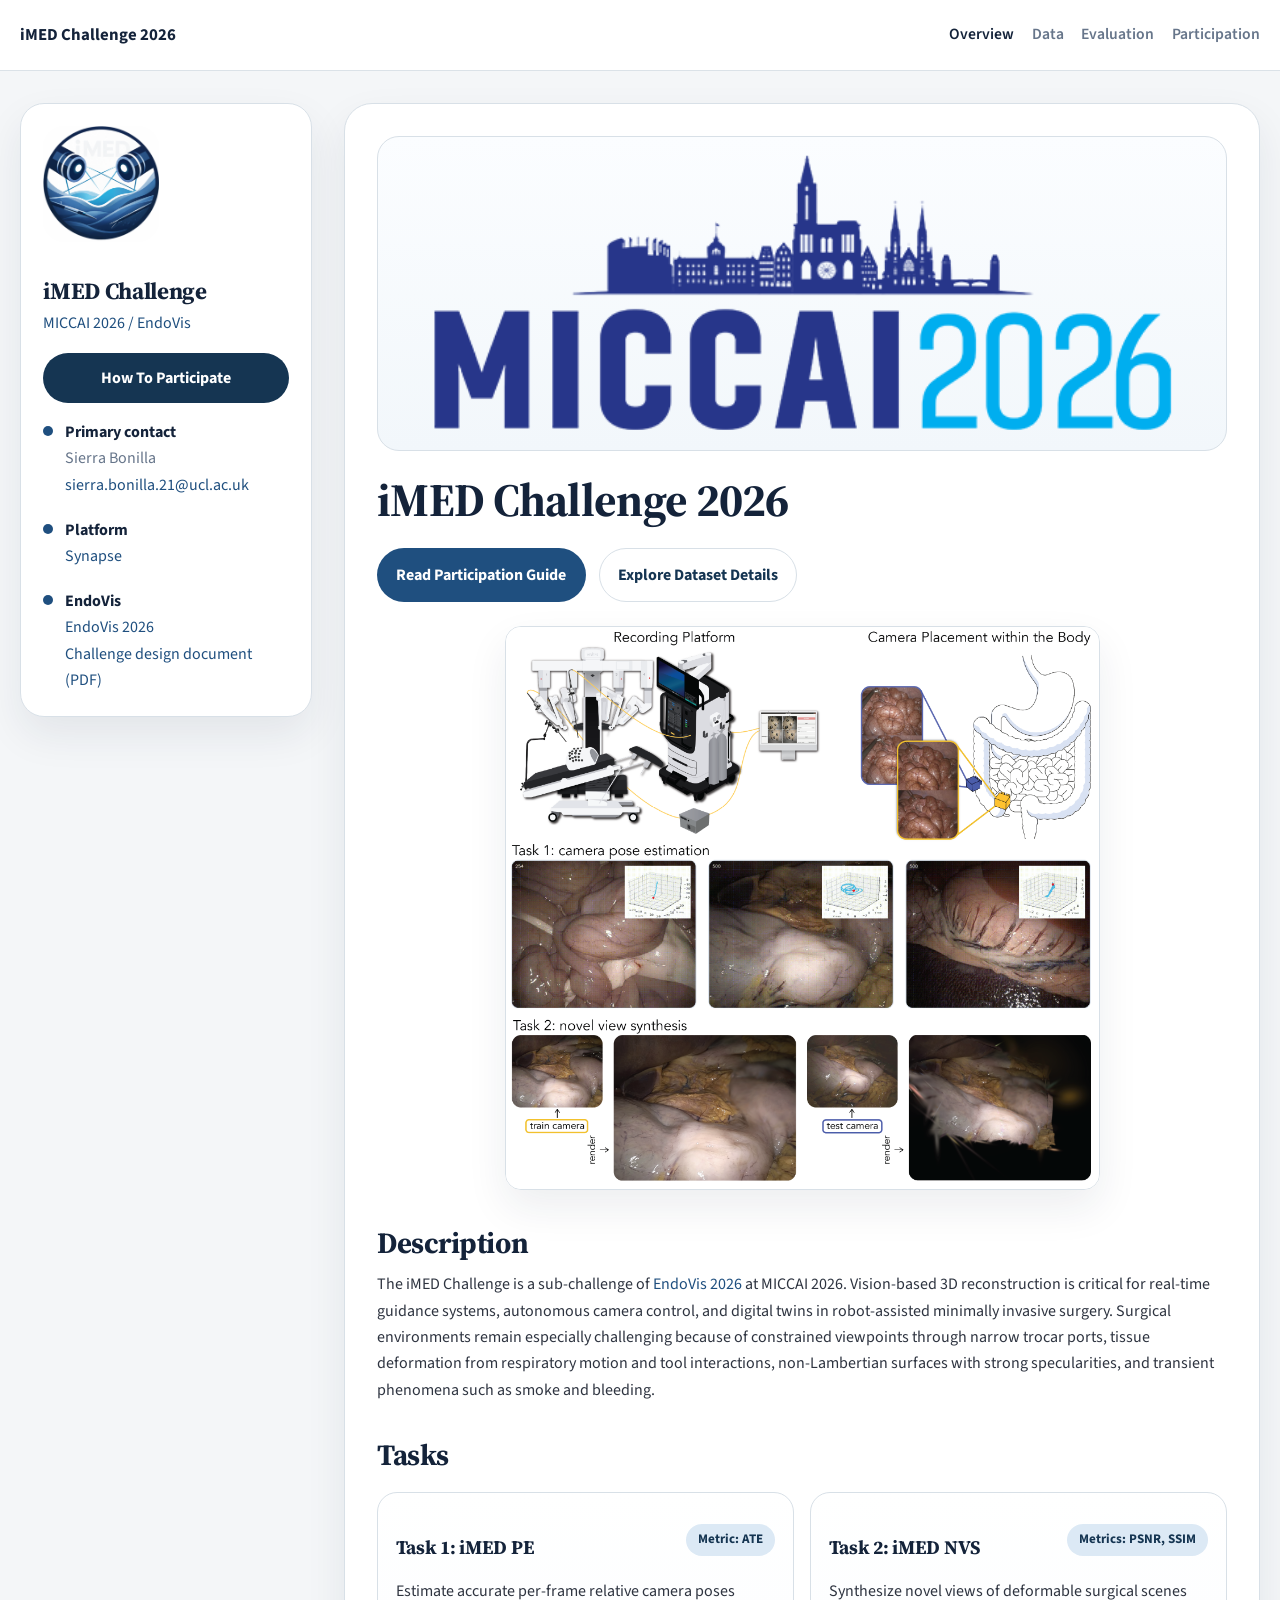
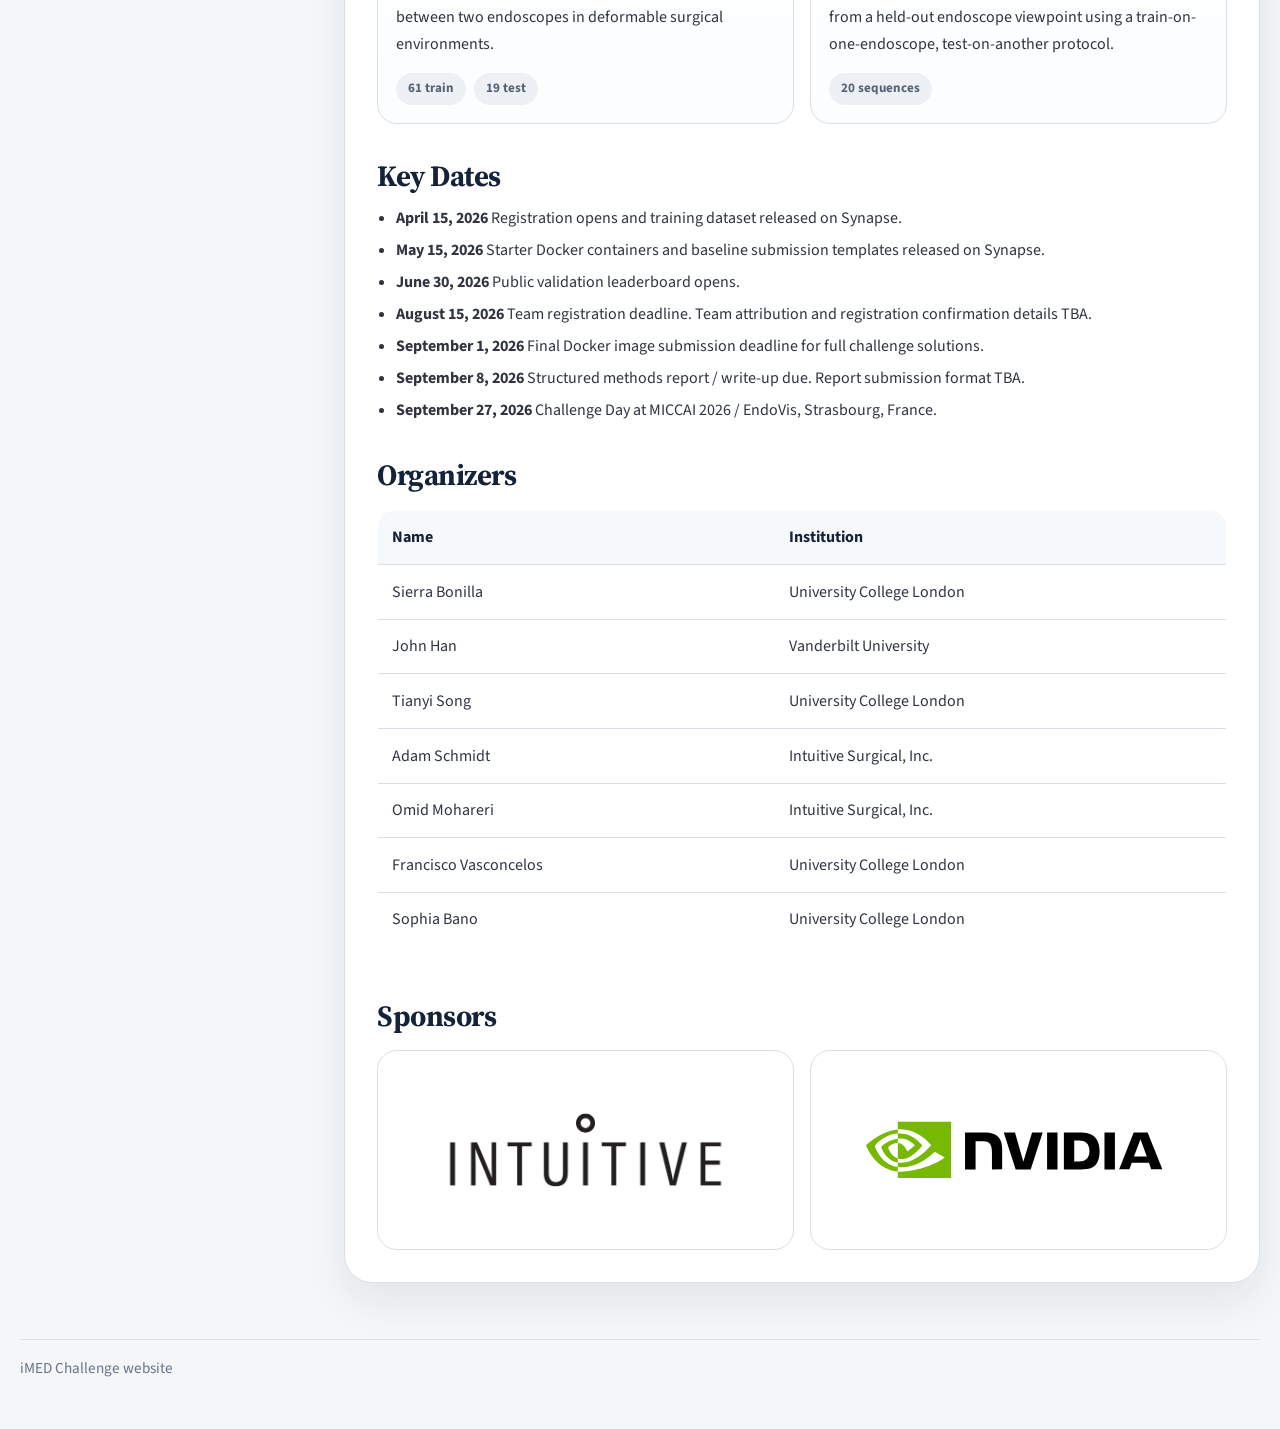
<file: index.html>
<!doctype html>
<html lang="en">
  <head>
    <meta charset="utf-8">
    <meta name="viewport" content="width=device-width, initial-scale=1.0">
    <title>iMED Challenge 2026</title>
    <meta name="description" content="iMED Challenge 2026 at EndoVis / MICCAI: the first benchmark for surgical 3D perception using synchronized multi-endoscope data.">
    <link rel="stylesheet" href="assets/site.css">
  </head>
  <body>
    <div class="site-shell">
      <header class="masthead">
        <div class="masthead__inner">
          <nav class="site-nav" aria-label="Primary">
            <a class="site-nav__brand" href="./index.html">iMED Challenge 2026</a>
            <button class="site-nav__toggle" type="button" data-nav-toggle aria-label="Toggle navigation">Menu</button>
            <ul class="site-nav__links" data-nav-links>
              <li><a class="is-current" href="./index.html">Overview</a></li>
              <li><a href="./data.html">Data</a></li>
              <li><a href="./evaluation.html">Evaluation</a></li>
              <li><a href="./participation.html">Participation</a></li>
            </ul>
          </nav>
        </div>
      </header>

      <main class="page-wrap">
        <aside class="sidebar">
          <div class="sidebar__sticky">
            <section class="profile-card">
              <div class="profile-card__avatar">
                <img src="images/download.png" alt="iMED Challenge logo">
              </div>
              <h2 class="profile-card__title">iMED Challenge</h2>
              <p class="profile-card__subtitle"><a href="https://opencas.dkfz.de/endovis/challenges/2026/" target="_blank" rel="noopener noreferrer">MICCAI 2026 / EndoVis</a></p>
              <a class="profile-card__button" href="./participation.html">How To Participate</a>
              <ul class="profile-card__meta">
                <li><span class="profile-card__dot"></span><span><strong>Primary contact</strong><br>Sierra Bonilla<br><a href="mailto:sierra.bonilla.21@ucl.ac.uk">sierra.bonilla.21@ucl.ac.uk</a></span></li>
                <li><span class="profile-card__dot"></span><span><strong>Platform</strong><br><a href="https://www.synapse.org/Synapse:syn74277461/wiki/639538" target="_blank" rel="noopener noreferrer">Synapse</a></span></li>
                <li><span class="profile-card__dot"></span><span><strong>EndoVis</strong><br><a href="https://opencas.dkfz.de/endovis/challenges/2026/" target="_blank" rel="noopener noreferrer">EndoVis 2026</a><br><a href="https://opencas.dkfz.de/endovis/wp-content/uploads/2026/05/305-Endoscopic_Vision_Challenge_2026_update.pdf" target="_blank" rel="noopener noreferrer">Challenge design document (PDF)</a></span></li>
              </ul>
            </section>
          </div>
        </aside>

        <section class="content">
          <article class="content-card">
            <div class="conference-logo">
              <img src="images/miccai2026-mobile-logo-france.png" alt="Official MICCAI 2026 logo">
            </div>
            <h1 class="hero-title">iMED Challenge 2026</h1>
            <div class="hero">
              <div class="hero__copy">
                <div class="hero__actions">
                  <a class="button" href="./participation.html">Read Participation Guide</a>
                  <a class="button button--ghost" href="./data.html">Explore Dataset Details</a>
                </div>
              </div>
            </div>

            <figure class="overview-figure">
              <img src="assets/overview.png" width="2088" height="2142" alt="Overview of the iMED Challenge">
            </figure>

            <h2 id="description">Description</h2>
            <p>
              The iMED Challenge is a sub-challenge of <a href="https://opencas.dkfz.de/endovis/challenges/2026/" target="_blank" rel="noopener noreferrer">EndoVis 2026</a> at MICCAI 2026. Vision-based 3D reconstruction is critical for real-time guidance systems, autonomous camera control, and digital twins in robot-assisted minimally invasive surgery. Surgical environments remain especially challenging because of constrained viewpoints through narrow trocar ports, tissue deformation from respiratory motion and tool interactions, non-Lambertian surfaces with strong specularities, and transient phenomena such as smoke and bleeding.
            </p>
<!-- 
            <h2 id="motivation">Motivation</h2>
            <p>
              Existing surgical vision datasets capture scenes from a single endoscope along a single trajectory, making it difficult to distinguish true geometric reconstruction from photometric interpolation along a narrow forward-facing path. The iMED Challenge addresses this limitation by evaluating methods on synchronized multi-endoscope data with held-out viewpoints and cross-trajectory validation.
            </p> -->

            <h2 id="tasks">Tasks</h2>
            <div class="panel-grid">
              <article>
                <div class="task-header">
                  <h3>Task 1: iMED PE</h3>
                  <span class="chip">Metric: ATE</span>
                </div>
                <p>
                  Estimate accurate per-frame relative camera poses between two endoscopes in deformable surgical environments.
                </p>
                <div class="chip-row">
                  <span class="chip chip--muted">61 train</span>
                  <span class="chip chip--muted">19 test</span>
                </div>
              </article>
              <article>
                <div class="task-header">
                  <h3>Task 2: iMED NVS</h3>
                  <span class="chip">Metrics: PSNR, SSIM</span>
                </div>
                <p>
                  Synthesize novel views of deformable surgical scenes from a held-out endoscope viewpoint using a train-on-one-endoscope, test-on-another protocol.
                </p>
                <div class="chip-row">
                  <span class="chip chip--muted">20 sequences</span>
                </div>
              </article>
            </div>

            <h2 id="news">Key Dates</h2>
            <ul>
              <li><strong>April 15, 2026</strong> Registration opens and training dataset released on Synapse.</li>
              <li><strong>May 15, 2026</strong> Starter Docker containers and baseline submission templates released on Synapse.</li>
              <li><strong>June 30, 2026</strong> Public validation leaderboard opens.</li>
              <li><strong>August 15, 2026</strong> Team registration deadline. Team attribution and registration confirmation details TBA.</li>
              <li><strong>September 1, 2026</strong> Final Docker image submission deadline for full challenge solutions.</li>
              <li><strong>September 8, 2026</strong> Structured methods report / write-up due. Report submission format TBA.</li>
              <li><strong>September 27, 2026</strong> Challenge Day at MICCAI 2026 / EndoVis, Strasbourg, France.</li>
            </ul>

            <h2 id="organizers">Organizers</h2>
            <div class="table-wrap">
              <table>
                <thead>
                  <tr>
                    <th>Name</th>
                    <th>Institution</th>
                  </tr>
                </thead>
                <tbody>
                  <tr>
                    <td>Sierra Bonilla</td>
                    <td>University College London</td>
                  </tr>
                  <tr>
                    <td>John Han</td>
                    <td>Vanderbilt University</td>
                  </tr>
                  <tr>
                    <td>Tianyi Song</td>
                    <td>University College London</td>
                  </tr>
                  <tr>
                    <td>Adam Schmidt</td>
                    <td>Intuitive Surgical, Inc.</td>
                  </tr>
                  <tr>
                    <td>Omid Mohareri</td>
                    <td>Intuitive Surgical, Inc.</td>
                  </tr>
                  <tr>
                    <td>Francisco Vasconcelos</td>
                    <td>University College London</td>
                  </tr>
                  <tr>
                    <td>Sophia Bano</td>
                    <td>University College London</td>
                  </tr>
                </tbody>
              </table>
            </div>

            <h2 id="sponsors">Sponsors</h2>
            <div class="sponsor-grid">
              <div class="sponsor-card">
                <img src="images/intuitive.jpeg" alt="Intuitive logo">
              </div>
              <div class="sponsor-card sponsor-card--nvidia">
                <img src="images/nvidia-logo-horz.svg" alt="NVIDIA logo">
              </div>
            </div>

            <!-- <h2 id="references">References</h2> -->
          </article>
        </section>
      </main>

      <footer class="footer">
        <div class="footer__inner">
          iMED Challenge website
        </div>
      </footer>
    </div>

    <script src="assets/site.js"></script>
  </body>
</html>
</file>
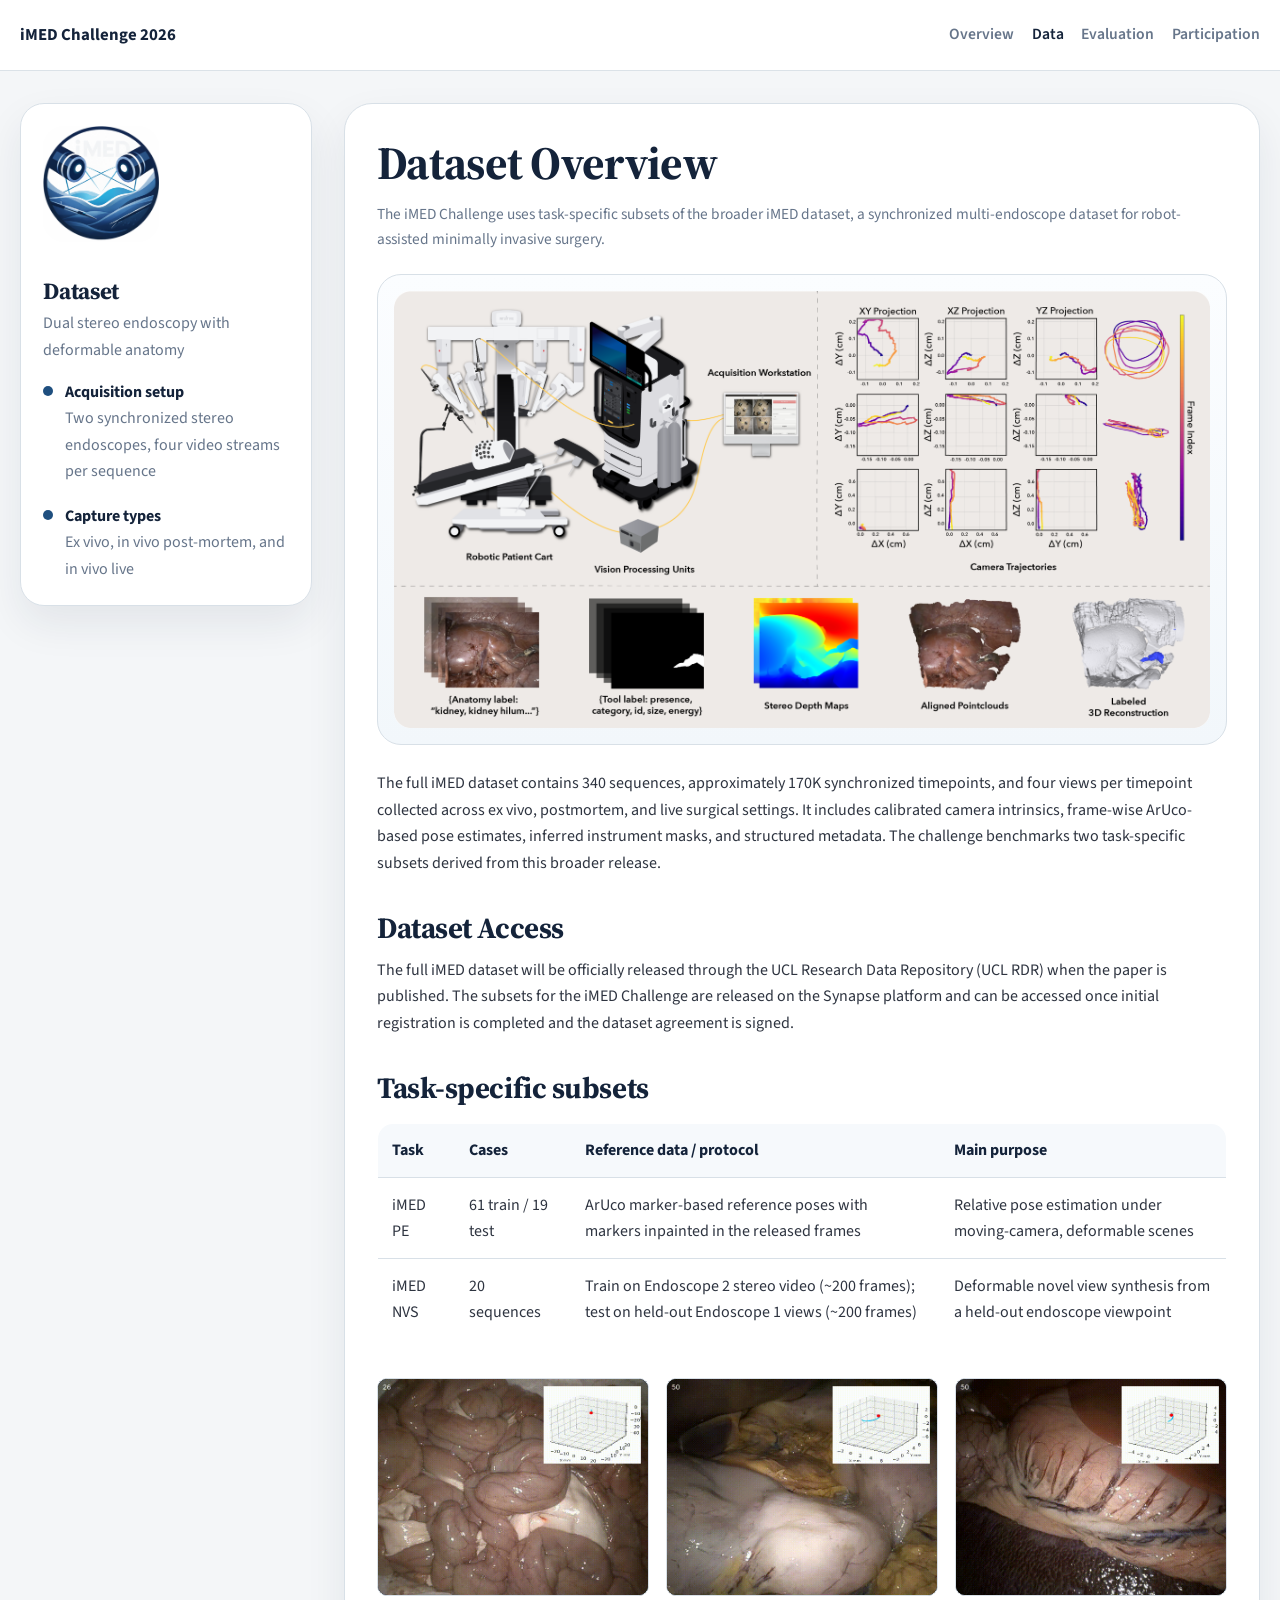
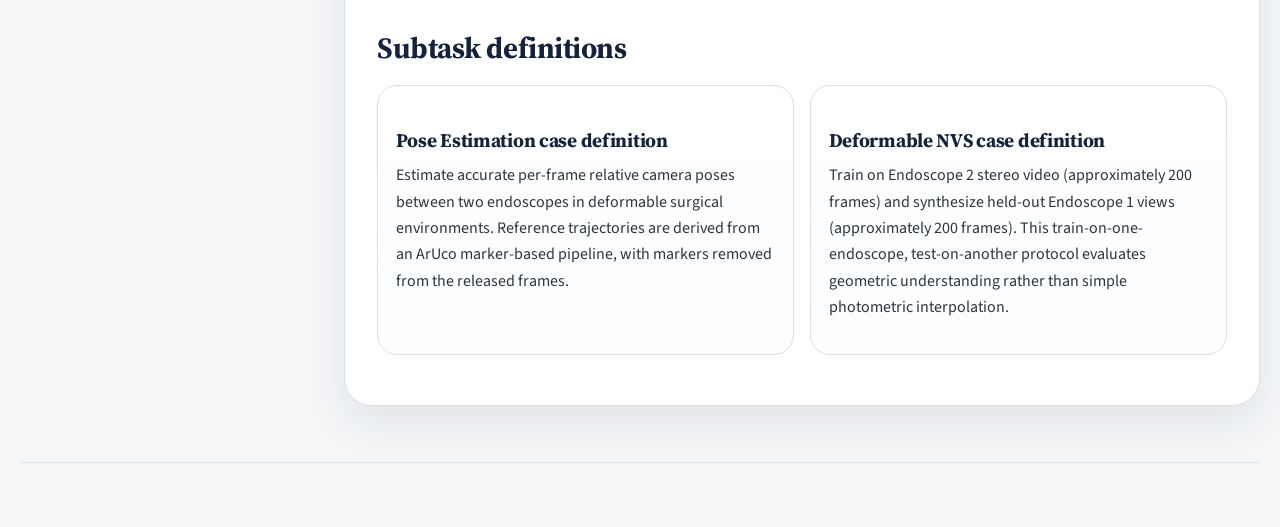
<file: data.html>
<!doctype html>
<html lang="en">
  <head>
    <meta charset="utf-8">
    <meta name="viewport" content="width=device-width, initial-scale=1.0">
    <title>Data - iMED Challenge 2026</title>
    <meta name="description" content="Dataset and split details for the iMED Challenge 2026.">
    <link rel="stylesheet" href="assets/site.css">
  </head>
  <body>
    <div class="site-shell">
      <header class="masthead">
        <div class="masthead__inner">
          <nav class="site-nav" aria-label="Primary">
            <a class="site-nav__brand" href="./index.html">iMED Challenge 2026</a>
            <button class="site-nav__toggle" type="button" data-nav-toggle aria-label="Toggle navigation">Menu</button>
            <ul class="site-nav__links" data-nav-links>
              <li><a href="./index.html">Overview</a></li>
              <li><a class="is-current" href="./data.html">Data</a></li>
              <li><a href="./evaluation.html">Evaluation</a></li>
              <li><a href="./participation.html">Participation</a></li>
            </ul>
          </nav>
        </div>
      </header>

      <main class="page-wrap">
        <aside class="sidebar">
          <div class="sidebar__sticky">
            <section class="profile-card">
              <div class="profile-card__avatar">
                <img src="images/download.png" alt="iMED Challenge logo">
              </div>
              <h2 class="profile-card__title">Dataset</h2>
              <p class="profile-card__subtitle">Dual stereo endoscopy with deformable anatomy</p>
              <ul class="profile-card__meta">
                <li><span class="profile-card__dot"></span><span><strong>Acquisition setup</strong><br>Two synchronized stereo endoscopes, four video streams per sequence</span></li>
                <li><span class="profile-card__dot"></span><span><strong>Capture types</strong><br>Ex vivo, in vivo post-mortem, and in vivo live</span></li>
              </ul>
            </section>
          </div>
        </aside>

        <section class="content">
          <article class="content-card">
            <h1>Dataset Overview</h1>
            <p class="kicker">
              The iMED Challenge uses task-specific subsets of the broader iMED dataset, a synchronized multi-endoscope dataset for robot-assisted minimally invasive surgery.
            </p>
            <div class="data-figure">
              <img src="images/data-overview-figure.png" alt="Overview of the full iMED dataset, including the acquisition platform, camera trajectories, and derived annotations">
            </div>
            <p>
              The full iMED dataset contains 340 sequences, approximately 170K synchronized timepoints, and four views per timepoint collected across ex vivo, postmortem, and live surgical settings. It includes calibrated camera intrinsics, frame-wise ArUco-based pose estimates, inferred instrument masks, and structured metadata. The challenge benchmarks two task-specific subsets derived from this broader release.
            </p>

            <h2>Dataset Access</h2>
            <p>
              The full iMED dataset will be officially released through the UCL Research Data Repository (UCL RDR) when the paper is published. The subsets for the iMED Challenge are released on the Synapse platform and can be accessed once initial registration is completed and the dataset agreement is signed.
            </p>

            <h2>Task-specific subsets</h2>
            <div class="table-wrap">
              <table>
                <thead>
                  <tr>
                    <th>Task</th>
                    <th>Cases</th>
                    <th>Reference data / protocol</th>
                    <th>Main purpose</th>
                  </tr>
                </thead>
                <tbody>
                  <tr>
                    <td>iMED PE</td>
                    <td>61 train / 19 test</td>
                    <td>ArUco marker-based reference poses with markers inpainted in the released frames</td>
                    <td>Relative pose estimation under moving-camera, deformable scenes</td>
                  </tr>
                  <tr>
                    <td>iMED NVS</td>
                    <td>20 sequences</td>
                    <td>Train on Endoscope 2 stereo video (~200 frames); test on held-out Endoscope 1 views (~200 frames)</td>
                    <td>Deformable novel view synthesis from a held-out endoscope viewpoint</td>
                  </tr>
                </tbody>
              </table>
            </div>

            <div class="gif-row" aria-label="Example camera trajectories from the dataset">
              <img src="assets/session_002_pig_intestine_zoom_in_trajectory_overlay.gif" alt="Pig intestine scene with zoom-in camera trajectory overlay">
              <img src="assets/session_004_scene_2_circular_trajectory_overlay.gif" alt="Scene with circular camera trajectory overlay">
              <img src="assets/session_007_scene_3_zoom_in_trajectory_overlay.gif" alt="Scene with zoom-in camera trajectory overlay">
            </div>

            <h2>Subtask definitions</h2>
            <div class="panel-grid">
              <article>
                <h3>Pose Estimation case definition</h3>
                <p>
                  Estimate accurate per-frame relative camera poses between two endoscopes in deformable surgical environments. Reference trajectories are derived from an ArUco marker-based pipeline, with markers removed from the released frames.
                </p>
              </article>
              <article>
                <h3>Deformable NVS case definition</h3>
                <p>
                  Train on Endoscope 2 stereo video (approximately 200 frames) and synthesize held-out Endoscope 1 views (approximately 200 frames). This train-on-one-endoscope, test-on-another protocol evaluates geometric understanding rather than simple photometric interpolation.
                </p>
              </article>
            </div>

          </article>
        </section>
      </main>

      <footer class="footer">
        <div class="footer__inner">
        </div>
      </footer>
    </div>

    <script src="assets/site.js"></script>
  </body>
</html>
</file>
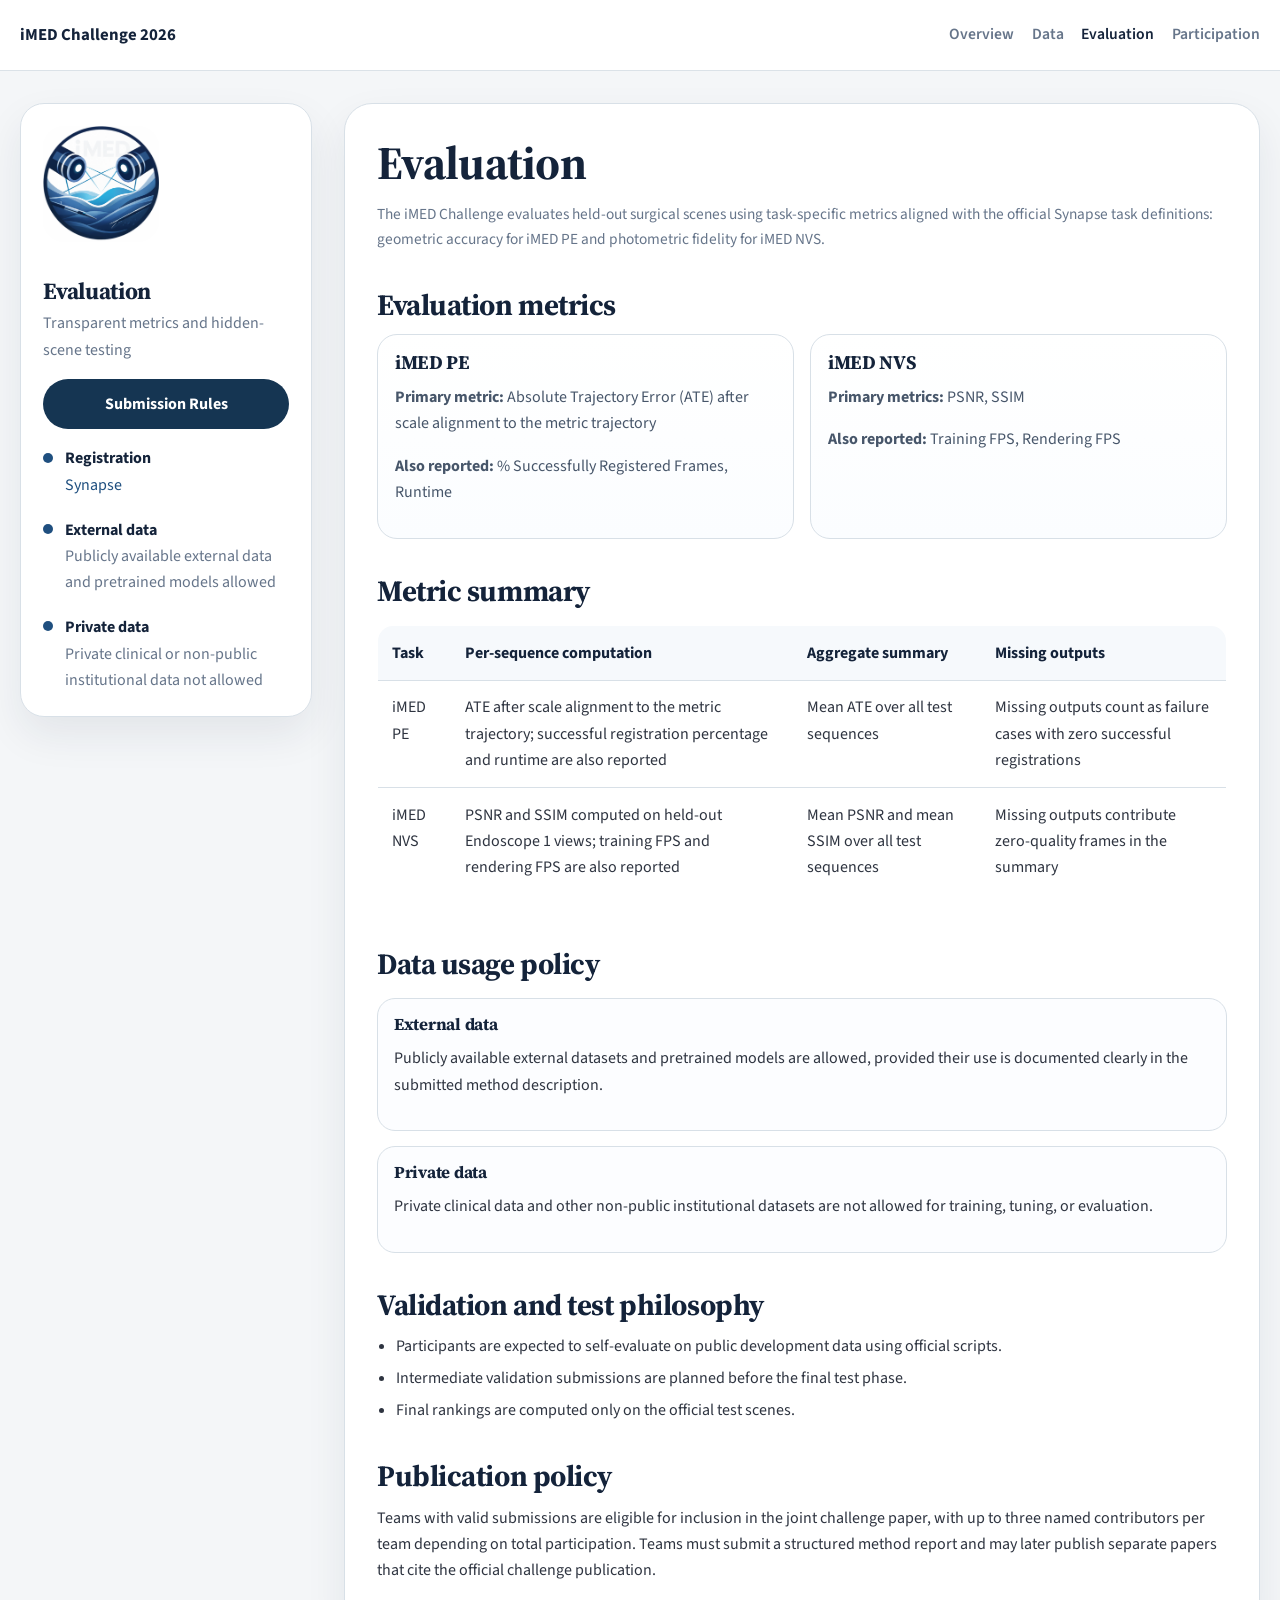
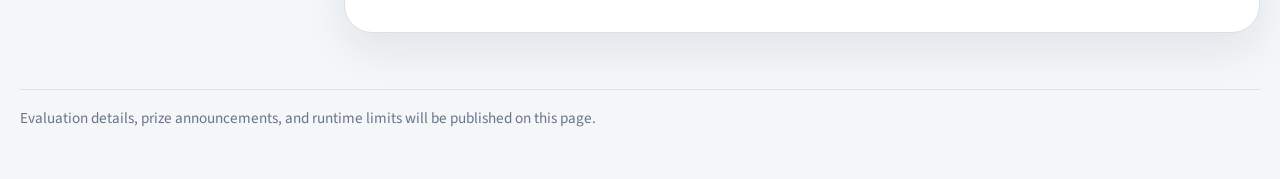
<file: evaluation.html>
<!doctype html>
<html lang="en">
  <head>
    <meta charset="utf-8">
    <meta name="viewport" content="width=device-width, initial-scale=1.0">
    <title>Evaluation - iMED Challenge 2026</title>
    <meta name="description" content="Evaluation protocol, ranking, and prizes for the iMED Challenge 2026.">
    <link rel="stylesheet" href="assets/site.css">
  </head>
  <body>
    <div class="site-shell">
      <header class="masthead">
        <div class="masthead__inner">
          <nav class="site-nav" aria-label="Primary">
            <a class="site-nav__brand" href="./index.html">iMED Challenge 2026</a>
            <button class="site-nav__toggle" type="button" data-nav-toggle aria-label="Toggle navigation">Menu</button>
            <ul class="site-nav__links" data-nav-links>
              <li><a href="./index.html">Overview</a></li>
              <li><a href="./data.html">Data</a></li>
              <li><a class="is-current" href="./evaluation.html">Evaluation</a></li>
              <li><a href="./participation.html">Participation</a></li>
            </ul>
          </nav>
        </div>
      </header>

      <main class="page-wrap">
        <aside class="sidebar">
          <div class="sidebar__sticky">
            <section class="profile-card">
              <div class="profile-card__avatar">
                <img src="images/download.png" alt="iMED Challenge logo">
              </div>
              <h2 class="profile-card__title">Evaluation</h2>
              <p class="profile-card__subtitle">Transparent metrics and hidden-scene testing</p>
              <a class="profile-card__button" href="./participation.html">Submission Rules</a>
              <ul class="profile-card__meta">
                <li><span class="profile-card__dot"></span><span><strong>Registration</strong><br><a href="https://www.synapse.org/Synapse:syn74277461/wiki/639538" target="_blank" rel="noopener noreferrer">Synapse</a></span></li>
                <li><span class="profile-card__dot"></span><span><strong>External data</strong><br>Publicly available external data and pretrained models allowed</span></li>
                <li><span class="profile-card__dot"></span><span><strong>Private data</strong><br>Private clinical or non-public institutional data not allowed</span></li>
              </ul>
            </section>
          </div>
        </aside>

        <section class="content">
          <article class="content-card">
            <!-- <div class="eyebrow">Assessment Methods</div> -->
            <h1>Evaluation</h1>
            <p class="kicker">
              The iMED Challenge evaluates held-out surgical scenes using task-specific metrics aligned with the official Synapse task definitions: geometric accuracy for iMED PE and photometric fidelity for iMED NVS.
            </p>

            <h2>Evaluation metrics</h2>
            <div class="metric-grid">
              <article class="metric-card">
                <h3>iMED PE</h3>
                <p><strong>Primary metric:</strong> Absolute Trajectory Error (ATE) after scale alignment to the metric trajectory</p>
                <p><strong>Also reported:</strong> % Successfully Registered Frames, Runtime</p>
              </article>
              <article class="metric-card">
                <h3>iMED NVS</h3>
                <p><strong>Primary metrics:</strong> PSNR, SSIM</p>
                <p><strong>Also reported:</strong> Training FPS, Rendering FPS</p>
              </article>
            </div>

            <h2>Metric summary</h2>
            <div class="table-wrap">
              <table>
                <thead>
                  <tr>
                    <th>Task</th>
                    <th>Per-sequence computation</th>
                    <th>Aggregate summary</th>
                    <th>Missing outputs</th>
                  </tr>
                </thead>
                <tbody>
                  <tr>
                    <td>iMED PE</td>
                    <td>ATE after scale alignment to the metric trajectory; successful registration percentage and runtime are also reported</td>
                    <td>Mean ATE over all test sequences</td>
                    <td>Missing outputs count as failure cases with zero successful registrations</td>
                  </tr>
                  <tr>
                    <td>iMED NVS</td>
                    <td>PSNR and SSIM computed on held-out Endoscope 1 views; training FPS and rendering FPS are also reported</td>
                    <td>Mean PSNR and mean SSIM over all test sequences</td>
                    <td>Missing outputs contribute zero-quality frames in the summary</td>
                  </tr>
                </tbody>
              </table>
            </div>

            <h2>Data usage policy</h2>
            <div class="faq-list">
              <div class="faq-item">
                <h3>External data</h3>
                <p>Publicly available external datasets and pretrained models are allowed, provided their use is documented clearly in the submitted method description.</p>
              </div>
              <div class="faq-item">
                <h3>Private data</h3>
                <p>Private clinical data and other non-public institutional datasets are not allowed for training, tuning, or evaluation.</p>
              </div>
            </div>

            <h2>Validation and test philosophy</h2>
            <ul>
              <li>Participants are expected to self-evaluate on public development data using official scripts.</li>
              <li>Intermediate validation submissions are planned before the final test phase.</li>
              <li>Final rankings are computed only on the official test scenes.</li>
            </ul>

            <h2>Publication policy</h2>
            <p>
              Teams with valid submissions are eligible for inclusion in the joint challenge paper, with up to three named contributors per team depending on total participation. Teams must submit a structured method report and may later publish separate papers that cite the official challenge publication.
            </p>
          </article>
        </section>
      </main>

      <footer class="footer">
        <div class="footer__inner">
          Evaluation details, prize announcements, and runtime limits will be published on this page.
        </div>
      </footer>
    </div>

    <script src="assets/site.js"></script>
  </body>
</html>
</file>
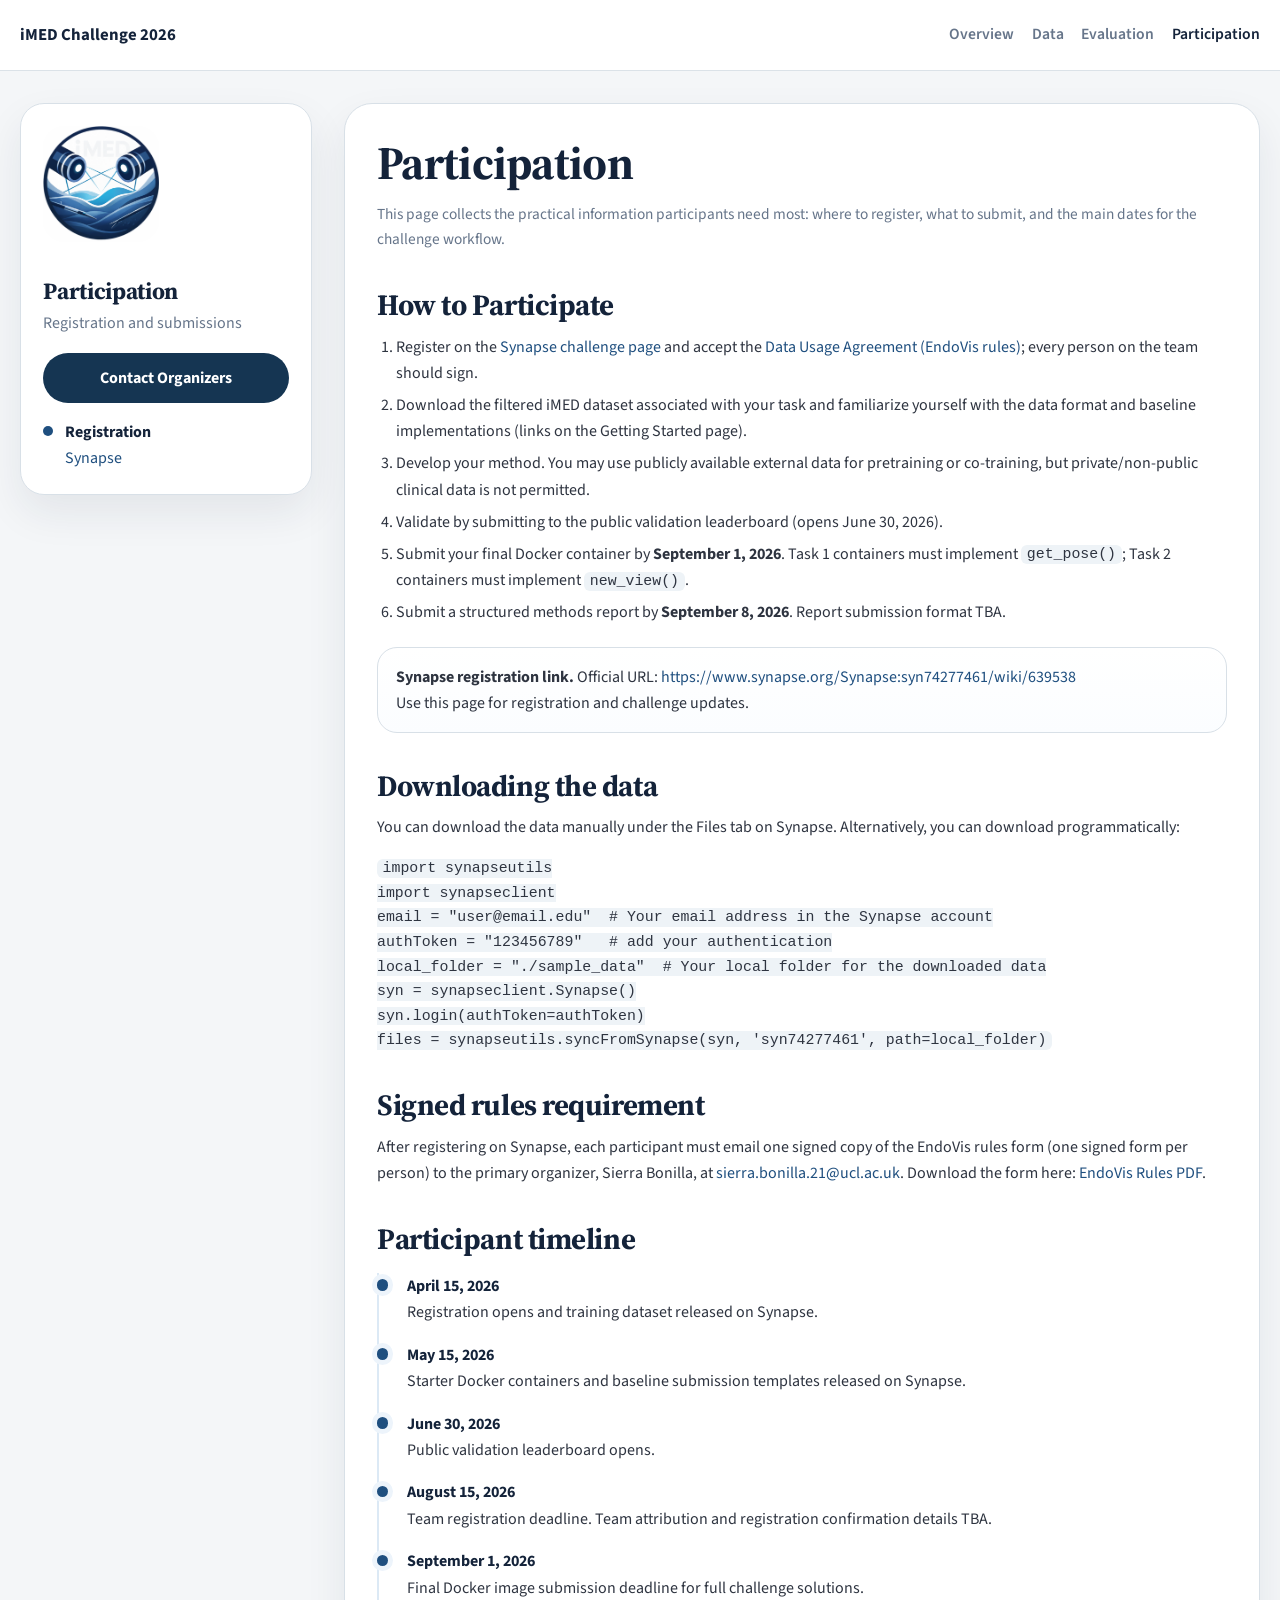
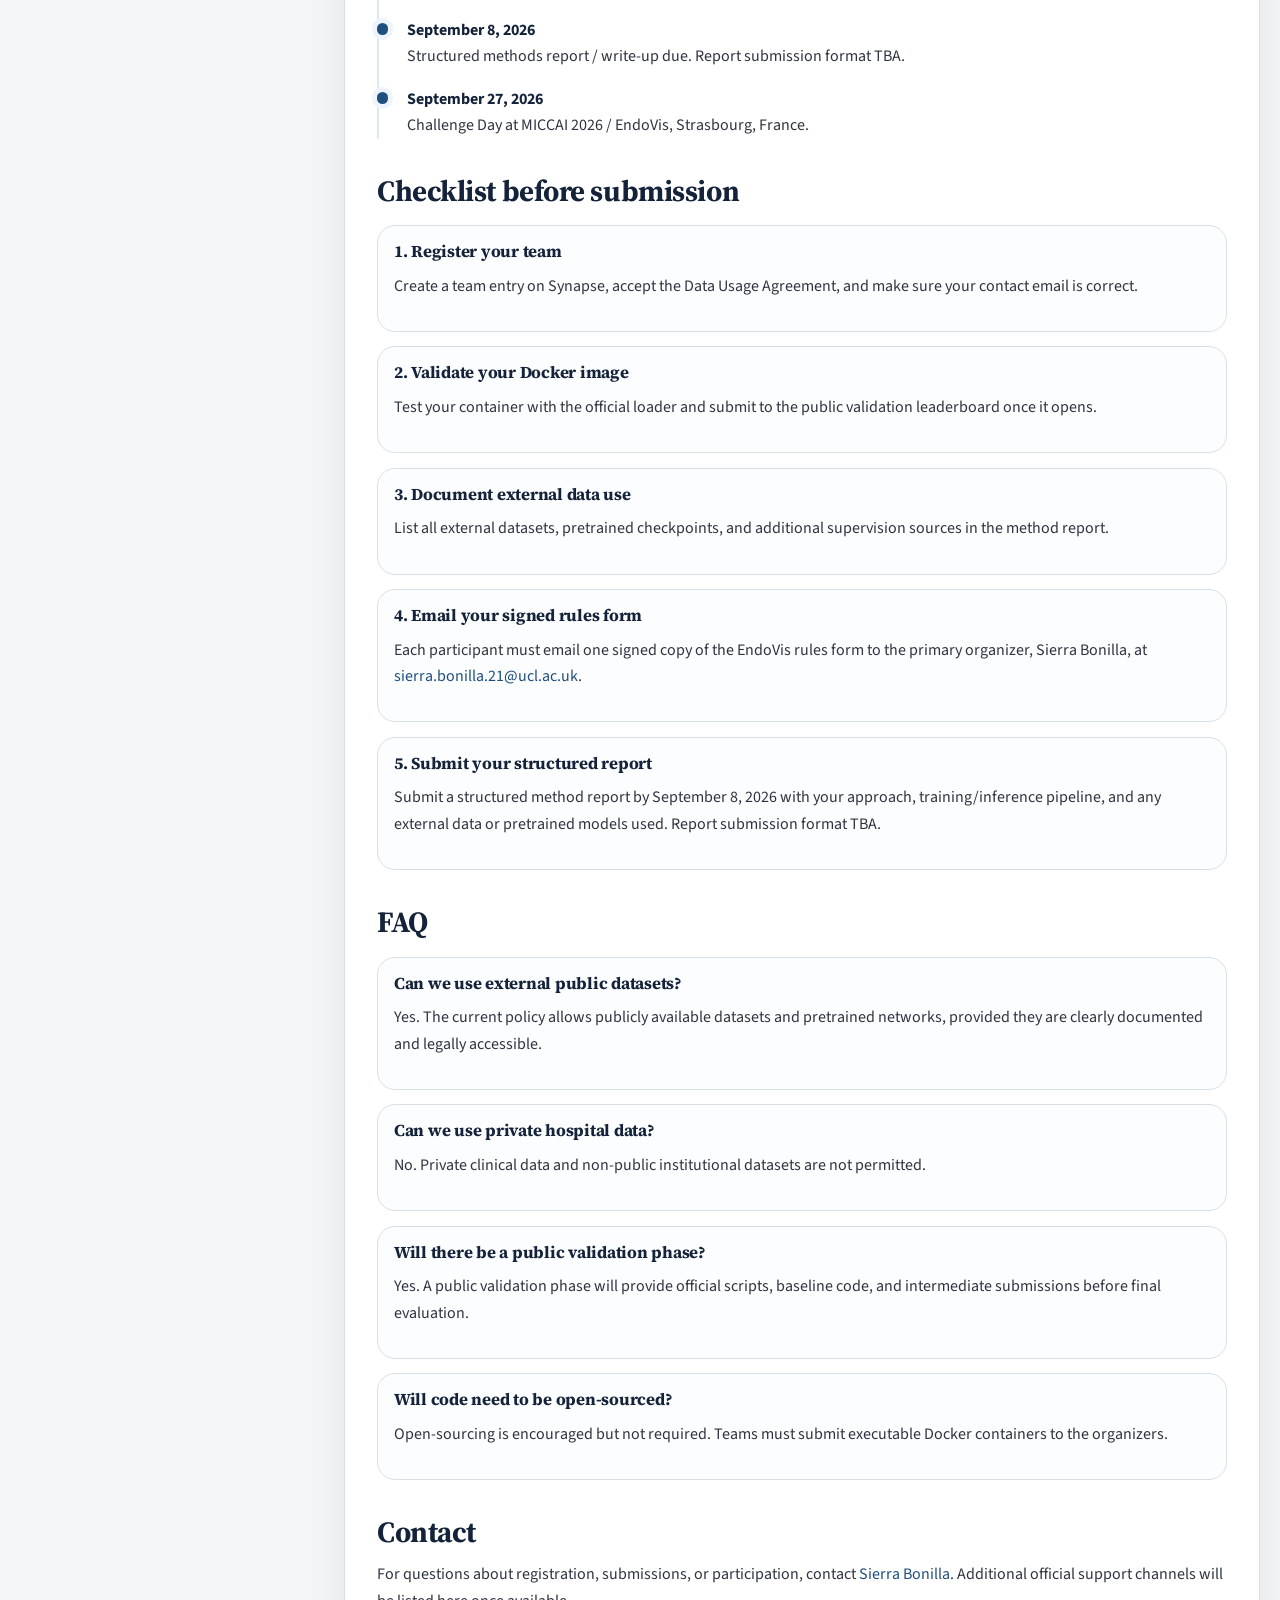
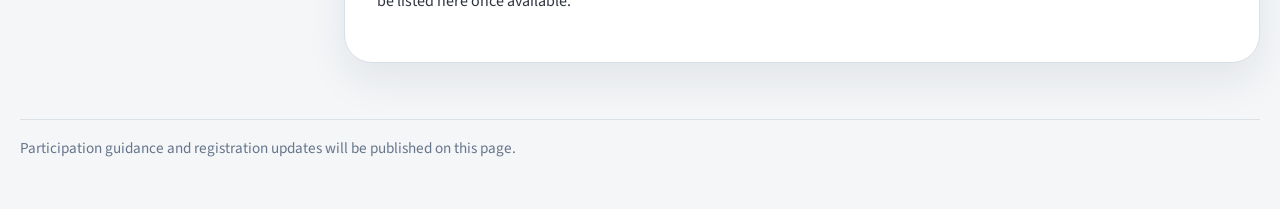
<file: participation.html>
<!doctype html>
<html lang="en">
  <head>
    <meta charset="utf-8">
    <meta name="viewport" content="width=device-width, initial-scale=1.0">
    <title>Participation - iMED Challenge 2026</title>
    <meta name="description" content="Participation guide for the iMED Challenge 2026.">
    <link rel="stylesheet" href="assets/site.css">
  </head>
  <body>
    <div class="site-shell">
      <header class="masthead">
        <div class="masthead__inner">
          <nav class="site-nav" aria-label="Primary">
            <a class="site-nav__brand" href="./index.html">iMED Challenge 2026</a>
            <button class="site-nav__toggle" type="button" data-nav-toggle aria-label="Toggle navigation">Menu</button>
            <ul class="site-nav__links" data-nav-links>
              <li><a href="./index.html">Overview</a></li>
              <li><a href="./data.html">Data</a></li>
              <li><a href="./evaluation.html">Evaluation</a></li>
              <li><a class="is-current" href="./participation.html">Participation</a></li>
            </ul>
          </nav>
        </div>
      </header>

      <main class="page-wrap">
        <aside class="sidebar">
          <div class="sidebar__sticky">
            <section class="profile-card">
              <div class="profile-card__avatar">
                <img src="images/download.png" alt="imed challenge logo">
              </div>
              <h2 class="profile-card__title">Participation</h2>
              <p class="profile-card__subtitle">Registration and submissions</p>
              <a class="profile-card__button" href="mailto:sierra.bonilla.21@ucl.ac.uk">Contact Organizers</a>
              <ul class="profile-card__meta">
                <li><span class="profile-card__dot"></span><span><strong>Registration</strong><br><a href="https://www.synapse.org/Synapse:syn74277461/wiki/639538" target="_blank" rel="noopener noreferrer">Synapse</a></span></li>
              </ul>
            </section>
          </div>
        </aside>

        <section class="content">
          <article class="content-card">
            <!-- <div class="eyebrow">How To Participate</div> -->
            <h1>Participation</h1>
            <p class="kicker">
              This page collects the practical information participants need most: where to register, what to submit, and the main dates for the challenge workflow.
            </p>

            <h2>How to Participate</h2>
            <ol>
              <li>Register on the <a href="https://www.synapse.org/Synapse:syn74277461/wiki/639538" target="_blank" rel="noopener noreferrer">Synapse challenge page</a> and accept the <a href="https://www.dropbox.com/scl/fi/5dm24ohyv65gi9d4d9dv0/EndoVis_Rules.pdf?rlkey=0rzddq688zc65fkhe5tcdtwlj&e=1&dl=0" target="_blank" rel="noopener noreferrer">Data Usage Agreement (EndoVis rules)</a>; every person on the team should sign.</li>
              <li>Download the filtered iMED dataset associated with your task and familiarize yourself with the data format and baseline implementations (links on the Getting Started page).</li>
              <li>Develop your method. You may use publicly available external data for pretraining or co-training, but private/non-public clinical data is not permitted.</li>
              <li>Validate by submitting to the public validation leaderboard (opens June 30, 2026).</li>
              <li>Submit your final Docker container by <strong>September 1, 2026</strong>. Task 1 containers must implement <code>get_pose()</code>; Task 2 containers must implement <code>new_view()</code>.</li>
              <li>Submit a structured methods report by <strong>September 8, 2026</strong>. Report submission format TBA.</li>
            </ol>

            <div class="callout">
              <strong>Synapse registration link.</strong>
              Official URL:
              <a href="https://www.synapse.org/Synapse:syn74277461/wiki/639538" target="_blank" rel="noopener noreferrer">https://www.synapse.org/Synapse:syn74277461/wiki/639538</a>
              <br>
              Use this page for registration and challenge updates.
            </div>

            <h2>Downloading the data</h2>
            <p>
              You can download the data manually under the Files tab on Synapse. Alternatively, you can download programmatically:
            </p>
            <pre><code>import synapseutils
import synapseclient
email = "user@email.edu"  # Your email address in the Synapse account
authToken = "123456789"   # add your authentication
local_folder = "./sample_data"  # Your local folder for the downloaded data
syn = synapseclient.Synapse()
syn.login(authToken=authToken)
files = synapseutils.syncFromSynapse(syn, 'syn74277461', path=local_folder)</code></pre>

            <h2>Signed rules requirement</h2>
            <p>
              After registering on Synapse, each participant must email one signed copy of the EndoVis rules form (one signed form per person) to the primary organizer, Sierra Bonilla, at <a href="mailto:sierra.bonilla.21@ucl.ac.uk">sierra.bonilla.21@ucl.ac.uk</a>. Download the form here:
              <a href="https://www.dropbox.com/scl/fi/5dm24ohyv65gi9d4d9dv0/EndoVis_Rules.pdf?rlkey=0rzddq688zc65fkhe5tcdtwlj&e=1&dl=0" target="_blank" rel="noopener noreferrer">EndoVis Rules PDF</a>.
            </p>

            <h2>Participant timeline</h2>
            <ol class="timeline">
              <li><strong>April 15, 2026</strong> Registration opens and training dataset released on Synapse.</li>
              <li><strong>May 15, 2026</strong> Starter Docker containers and baseline submission templates released on Synapse.</li>
              <li><strong>June 30, 2026</strong> Public validation leaderboard opens.</li>
              <li><strong>August 15, 2026</strong> Team registration deadline. Team attribution and registration confirmation details TBA.</li>
              <li><strong>September 1, 2026</strong> Final Docker image submission deadline for full challenge solutions.</li>
              <li><strong>September 8, 2026</strong> Structured methods report / write-up due. Report submission format TBA.</li>
              <li><strong>September 27, 2026</strong> Challenge Day at MICCAI 2026 / EndoVis, Strasbourg, France.</li>
            </ol>

            <h2>Checklist before submission</h2>
            <div class="faq-list">
              <div class="faq-item">
                <h3>1. Register your team</h3>
                <p>Create a team entry on Synapse, accept the Data Usage Agreement, and make sure your contact email is correct.</p>
              </div>
              <div class="faq-item">
                <h3>2. Validate your Docker image</h3>
                <p>Test your container with the official loader and submit to the public validation leaderboard once it opens.</p>
              </div>
              <div class="faq-item">
                <h3>3. Document external data use</h3>
                <p>List all external datasets, pretrained checkpoints, and additional supervision sources in the method report.</p>
              </div>
              <div class="faq-item">
                <h3>4. Email your signed rules form</h3>
                <p>Each participant must email one signed copy of the EndoVis rules form to the primary organizer, Sierra Bonilla, at <a href="mailto:sierra.bonilla.21@ucl.ac.uk">sierra.bonilla.21@ucl.ac.uk</a>.</p>
              </div>
              <div class="faq-item">
                <h3>5. Submit your structured report</h3>
                <p>Submit a structured method report by September 8, 2026 with your approach, training/inference pipeline, and any external data or pretrained models used. Report submission format TBA.</p>
              </div>
            </div>

            <h2>FAQ</h2>
            <div class="faq-list">
              <div class="faq-item">
                <h3>Can we use external public datasets?</h3>
                <p>Yes. The current policy allows publicly available datasets and pretrained networks, provided they are clearly documented and legally accessible.</p>
              </div>
              <div class="faq-item">
                <h3>Can we use private hospital data?</h3>
                <p>No. Private clinical data and non-public institutional datasets are not permitted.</p>
              </div>
              <div class="faq-item">
                <h3>Will there be a public validation phase?</h3>
                <p>Yes. A public validation phase will provide official scripts, baseline code, and intermediate submissions before final evaluation.</p>
              </div>
              <div class="faq-item">
                <h3>Will code need to be open-sourced?</h3>
                <p>Open-sourcing is encouraged but not required. Teams must submit executable Docker containers to the organizers.</p>
              </div>
            </div>

            <h2>Contact</h2>
            <p>
              For questions about registration, submissions, or participation, contact
              <a href="mailto:sierra.bonilla.21@ucl.ac.uk">Sierra Bonilla</a>.
              Additional official support channels will be listed here once available.
            </p>
          </article>
        </section>
      </main>

      <footer class="footer">
        <div class="footer__inner">
          Participation guidance and registration updates will be published on this page.
        </div>
      </footer>
    </div>

    <script src="assets/site.js"></script>
  </body>
</html>
</file>
<file: assets/site.css>
@import url("https://fonts.googleapis.com/css2?family=Source+Sans+3:wght@400;600;700&family=Source+Serif+4:wght@600;700&display=swap");

:root {
  --bg: #f4f6f8;
  --surface: #ffffff;
  --surface-soft: #eef3f8;
  --border: #d8e0e7;
  --text: #2e3440;
  --muted: #66758a;
  --heading: #14233a;
  --accent: #1f4f7f;
  --accent-strong: #153552;
  --accent-soft: #dce9f5;
  --success: #2a6b5a;
  --shadow: 0 18px 40px rgba(20, 35, 58, 0.08);
  --max-width: 1280px;
  --sidebar-width: 292px;
}

* {
  box-sizing: border-box;
}

html {
  scroll-behavior: smooth;
}

body {
  margin: 0;
  font-family: "Source Sans 3", sans-serif;
  color: var(--text);
  background: var(--bg);
  line-height: 1.65;
}

a {
  color: var(--accent);
  text-decoration: none;
}

a:hover,
a:focus-visible {
  color: var(--accent-strong);
  text-decoration: underline;
}

img,
svg,
video {
  max-width: 100%;
  display: block;
}

video {
  border-radius: 14px;
  background: #0e1726;
}

h1,
h2,
h3,
h4 {
  margin: 0 0 0.65rem;
  color: var(--heading);
  line-height: 1.2;
}

h1,
h2,
h3 {
  font-family: "Source Serif 4", serif;
  letter-spacing: -0.015em;
}

h1 {
  font-size: clamp(2rem, 4vw, 2.9rem);
}

h2 {
  font-size: clamp(1.45rem, 2.3vw, 1.95rem);
  margin-top: 2.2rem;
}

h3 {
  font-size: 1.2rem;
  margin-top: 1.6rem;
}

p,
ul,
ol,
table,
blockquote {
  margin: 0 0 1rem;
}

ul,
ol {
  padding-left: 1.2rem;
}

li + li {
  margin-top: 0.35rem;
}

code {
  font-family: ui-monospace, "SFMono-Regular", "SF Mono", Consolas, monospace;
  font-size: 0.93em;
  background: #eef3f7;
  border-radius: 6px;
  padding: 0.08rem 0.35rem;
}

.site-shell {
  min-height: 100vh;
}

.masthead {
  position: sticky;
  top: 0;
  z-index: 20;
  background: rgba(255, 255, 255, 0.94);
  border-bottom: 1px solid rgba(216, 224, 231, 0.92);
  backdrop-filter: blur(16px);
}

.masthead__inner {
  max-width: var(--max-width);
  margin: 0 auto;
  padding: 0 1.25rem;
}

.site-nav {
  display: flex;
  align-items: center;
  justify-content: space-between;
  gap: 1rem;
  min-height: 70px;
}

.site-nav__brand {
  display: inline-flex;
  align-items: center;
  height: 40px;
  font-size: 1.05rem;
  font-weight: 700;
  color: var(--heading);
  white-space: nowrap;
  line-height: 1;
}

.site-nav__toggle {
  display: none;
  border: 1px solid var(--border);
  background: var(--surface);
  color: var(--heading);
  border-radius: 10px;
  padding: 0.5rem 0.8rem;
  font: inherit;
  cursor: pointer;
}

.site-nav__links {
  display: flex;
  align-items: center;
  gap: 1.1rem;
  list-style: none;
  padding: 0;
  margin: 0;
  font-size: 0.98rem;
}

.site-nav__links li {
  display: flex;
  align-items: center;
  margin-top: 0;
}

.site-nav__links li + li {
  margin-top: 0;
}

.site-nav__links a {
  display: inline-flex;
  align-items: center;
  height: 40px;
  color: var(--muted);
  font-weight: 600;
  line-height: 1;
  padding: 0;
}

.site-nav__links a.is-current {
  color: var(--heading);
}

.page-wrap {
  max-width: var(--max-width);
  margin: 0 auto;
  padding: 2rem 1.25rem 3.5rem;
  display: grid;
  gap: 2rem;
  grid-template-columns: minmax(260px, var(--sidebar-width)) minmax(0, 1fr);
}

.sidebar {
  align-self: start;
}

.sidebar__sticky {
  position: sticky;
  top: 94px;
}

.profile-card {
  background: var(--surface);
  border: 1px solid var(--border);
  border-radius: 24px;
  box-shadow: var(--shadow);
  padding: 1.4rem;
}

.profile-card__avatar {
  width: 116px;
  height: 116px;
  border-radius: 22px;
  overflow: hidden;
  background: linear-gradient(145deg, #f0f6fd, #d8e5f1);
  margin-bottom: 1rem;
}

.profile-card__title {
  font-size: 1.45rem;
  margin-bottom: 0.3rem;
}

.profile-card__subtitle {
  color: var(--muted);
  font-size: 1rem;
  margin-bottom: 1rem;
}

.profile-card__button {
  display: inline-flex;
  align-items: center;
  justify-content: center;
  width: 100%;
  border-radius: 999px;
  padding: 0.75rem 1rem;
  background: var(--accent-strong);
  color: #fff;
  font-weight: 700;
  margin-bottom: 1rem;
}

.profile-card__button:hover,
.profile-card__button:focus-visible {
  color: #fff;
  text-decoration: none;
  background: #102742;
}

.profile-card__meta {
  list-style: none;
  margin: 0;
  padding: 0;
  display: grid;
  gap: 0.8rem;
}

.profile-card__meta li {
  display: flex;
  gap: 0.7rem;
  color: var(--muted);
  align-items: flex-start;
}

.profile-card__meta strong {
  color: var(--heading);
}

.profile-card__dot {
  flex: 0 0 10px;
  width: 10px;
  height: 10px;
  border-radius: 50%;
  background: var(--accent);
  margin-top: 0.45rem;
}

.content {
  min-width: 0;
}

.content-card {
  background: var(--surface);
  border: 1px solid var(--border);
  border-radius: 28px;
  box-shadow: var(--shadow);
  padding: 2rem;
}

.eyebrow {
  display: inline-flex;
  align-items: center;
  gap: 0.55rem;
  padding: 0.4rem 0.8rem;
  border-radius: 999px;
  background: var(--surface-soft);
  color: var(--accent-strong);
  font-weight: 700;
  text-transform: uppercase;
  letter-spacing: 0.08em;
  font-size: 0.78rem;
}

.conference-logo {
  display: flex;
  width: 100%;
  margin: 0 0 1.4rem;
  padding: 1rem 1.25rem;
  border: 1px solid var(--border);
  border-radius: 22px;
  background: linear-gradient(180deg, #fbfdff 0%, #f2f7fb 100%);
}

.conference-logo img {
  width: 100%;
  max-width: none;
  height: auto;
}

.data-figure {
  margin: 1.35rem 0 1.6rem;
  padding: 1rem;
  border: 1px solid var(--border);
  border-radius: 24px;
  background: linear-gradient(180deg, #fbfdff 0%, #f2f7fb 100%);
}

.data-figure img {
  width: 100%;
  height: auto;
  border-radius: 16px;
}

.gif-row {
  display: flex;
  flex-wrap: nowrap;
  gap: 2%;
  margin: 1.35rem 0 1.6rem;
}

.gif-row img {
  flex: 0 0 32%;
  width: 32%;
  max-width: 32%;
  height: auto;
  border-radius: 10px;
  border: 1px solid var(--border);
  background: #0e1726;
}

.hero-title {
  margin: 0 0 1.2rem;
  max-width: none;
}

.hero {
  display: block;
  width: 100%;
  margin-bottom: 1.2rem;
}

.hero__copy {
  width: 100%;
  min-width: 0;
}

.hero p.lead {
  font-size: 1.08rem;
  color: #3e4c5f;
  max-width: none;
}

.hero__visual {
  background: linear-gradient(180deg, #edf4fb 0%, #dbe7f2 100%);
  border: 1px solid #d6e2ed;
  border-radius: 26px;
  padding: 1rem;
}

.hero__actions {
  display: flex;
  flex-wrap: wrap;
  gap: 0.8rem;
  margin-top: 1.2rem;
}

/* Shows bottom 92.5% of the overview image (top 7.5% cropped), no empty layout gap */
.overview-figure {
  position: relative;
  width: 70%;
  max-width: 70%;
  margin: 1.5rem auto 2rem;
  overflow: hidden;
  aspect-ratio: 2088 / calc(2142 * 0.925);
  border-radius: 16px;
  border: 1px solid var(--border);
  box-shadow: var(--shadow);
}

.overview-figure img {
  position: absolute;
  top: 0;
  left: 0;
  width: 100%;
  height: auto;
  transform: translateY(-7.5%);
  border: 0;
  border-radius: 0;
  box-shadow: none;
  margin: 0;
  display: block;
}

.button {
  display: inline-flex;
  align-items: center;
  justify-content: center;
  gap: 0.4rem;
  padding: 0.8rem 1.15rem;
  border-radius: 999px;
  border: 1px solid transparent;
  background: var(--accent);
  color: #fff;
  font-weight: 700;
}

.button:hover,
.button:focus-visible {
  color: #fff;
  text-decoration: none;
  background: var(--accent-strong);
}

.button--ghost {
  background: var(--surface);
  color: var(--accent-strong);
  border-color: var(--border);
}

.button--ghost:hover,
.button--ghost:focus-visible {
  color: var(--accent-strong);
  background: #f5f8fb;
}

.callout,
.note,
.panel-grid > article,
.metric-card,
.resource-card {
  border: 1px solid var(--border);
  border-radius: 20px;
  background: linear-gradient(180deg, #ffffff 0%, #fbfdff 100%);
}

.callout {
  padding: 1rem 1.1rem;
  margin: 1.3rem 0;
}

.note {
  padding: 0.9rem 1rem;
  background: linear-gradient(180deg, #fbfcfe 0%, #f3f7fb 100%);
  color: #44546a;
}

.stat-strip {
  display: grid;
  grid-template-columns: repeat(3, minmax(0, 1fr));
  gap: 0.9rem;
  margin: 1.5rem 0 0;
}

.stat-strip__item {
  background: linear-gradient(180deg, #f9fbfd 0%, #edf3f8 100%);
  border: 1px solid var(--border);
  border-radius: 20px;
  padding: 1rem;
}

.stat-strip__value {
  font-size: 1.65rem;
  font-weight: 700;
  color: var(--heading);
}

.stat-strip__label {
  color: var(--muted);
  font-size: 0.92rem;
}

.panel-grid {
  display: grid;
  grid-template-columns: repeat(2, minmax(0, 1fr));
  gap: 1rem;
  margin: 1.15rem 0;
}

.panel-grid > article {
  padding: 1.1rem;
}

.task-header {
  display: flex;
  align-items: center;
  justify-content: space-between;
  gap: 1rem;
  margin-bottom: 0.5rem;
}

.chip {
  display: inline-flex;
  align-items: center;
  gap: 0.35rem;
  border-radius: 999px;
  padding: 0.34rem 0.75rem;
  background: var(--accent-soft);
  color: var(--accent-strong);
  font-weight: 700;
  font-size: 0.82rem;
}

.chip--muted {
  background: #edf1f5;
  color: #546477;
}

.chip-row {
  display: flex;
  flex-wrap: wrap;
  gap: 0.55rem;
  margin: 0.8rem 0 0;
}

.timeline {
  list-style: none;
  margin: 1rem 0;
  padding: 0;
  border-left: 2px solid var(--accent-soft);
}

.timeline li {
  position: relative;
  padding-left: 1.3rem;
  margin-left: 0.45rem;
  margin-bottom: 1rem;
}

.timeline li::before {
  content: "";
  position: absolute;
  left: -0.58rem;
  top: 0.4rem;
  width: 0.72rem;
  height: 0.72rem;
  border-radius: 50%;
  background: var(--accent);
  box-shadow: 0 0 0 5px #edf4fb;
}

.timeline strong {
  display: block;
  color: var(--heading);
}

.table-wrap {
  overflow-x: auto;
  margin: 1rem 0;
}

table {
  width: 100%;
  border-collapse: collapse;
  border: 1px solid var(--border);
  border-radius: 16px;
  overflow: hidden;
}

th,
td {
  text-align: left;
  padding: 0.85rem 0.9rem;
  border-bottom: 1px solid var(--border);
  vertical-align: top;
}

th {
  background: #f6f9fc;
  color: var(--heading);
  font-weight: 700;
}

tr:last-child td {
  border-bottom: none;
}

.resource-grid,
.metric-grid {
  display: grid;
  grid-template-columns: repeat(2, minmax(0, 1fr));
  gap: 1rem;
}

.resource-card,
.metric-card {
  padding: 1rem 1.05rem;
}

.resource-card h3,
.metric-card h3 {
  margin-top: 0;
}

.resource-card p,
.metric-card p {
  color: #47566a;
}

.split-grid {
  display: grid;
  grid-template-columns: repeat(3, minmax(0, 1fr));
  gap: 0.9rem;
  margin-top: 1rem;
}

.split-card {
  border: 1px solid var(--border);
  border-radius: 18px;
  padding: 1rem;
  background: #fbfdff;
}

.split-card strong {
  display: block;
  color: var(--heading);
  margin-bottom: 0.25rem;
}

.footer {
  max-width: var(--max-width);
  margin: 0 auto;
  padding: 0 1.25rem 3rem;
  color: var(--muted);
  font-size: 0.95rem;
}

.footer__inner {
  padding: 1rem 0 0;
  border-top: 1px solid rgba(216, 224, 231, 0.92);
}

.section-divider {
  height: 1px;
  background: linear-gradient(90deg, transparent, var(--border), transparent);
  margin: 2rem 0;
}

.kicker {
  color: var(--muted);
  font-size: 0.96rem;
}

.faq-list {
  display: grid;
  gap: 0.9rem;
  margin-top: 1rem;
}

.faq-item {
  border: 1px solid var(--border);
  border-radius: 18px;
  background: #fcfdff;
  padding: 1rem;
}

.faq-item h3 {
  font-size: 1.05rem;
  margin-top: 0;
}

.sponsor-grid {
  display: grid;
  grid-template-columns: repeat(auto-fit, minmax(220px, 1fr));
  gap: 1rem;
  margin-top: 1rem;
}

.sponsor-card {
  display: flex;
  align-items: center;
  justify-content: center;
  min-height: 180px;
  padding: 1.5rem;
  border: 1px solid var(--border);
  border-radius: 20px;
  background: #ffffff;
}

.sponsor-card img {
  width: 100%;
  max-width: 420px;
  height: 150px;
  object-fit: contain;
}

.sponsor-card--nvidia img {
  height: 120px;
  object-fit: cover;
}

.tagline-list {
  list-style: none;
  padding: 0;
  margin: 1rem 0 0;
  display: flex;
  flex-wrap: wrap;
  gap: 0.55rem;
}

.tagline-list li {
  padding: 0.45rem 0.8rem;
  border-radius: 999px;
  background: #eef3f8;
  color: var(--accent-strong);
  font-weight: 600;
}

@media (max-width: 1100px) {
  .page-wrap {
    grid-template-columns: 1fr;
  }

  .sidebar__sticky {
    position: static;
  }

  .hero {
    grid-template-columns: 1fr;
  }
}

@media (max-width: 820px) {
  .site-nav {
    flex-wrap: wrap;
    padding: 0.8rem 0;
  }

  .site-nav__toggle {
    display: inline-flex;
  }

  .site-nav__links {
    width: 100%;
    display: none;
    flex-direction: column;
    align-items: flex-start;
    padding-bottom: 0.5rem;
  }

  .site-nav__links.is-open {
    display: flex;
  }

  .content-card {
    padding: 1.35rem;
    border-radius: 22px;
  }

  .stat-strip,
  .panel-grid,
  .resource-grid,
  .metric-grid,
  .split-grid,
  .sponsor-grid {
    grid-template-columns: 1fr;
  }

  .gif-row {
    flex-direction: column;
    gap: 1rem;
  }

  .gif-row img {
    flex: 0 0 auto;
    width: 100%;
    max-width: 100%;
  }
}

@media (max-width: 560px) {
  .masthead__inner,
  .page-wrap,
  .footer {
    padding-left: 0.9rem;
    padding-right: 0.9rem;
  }

  .profile-card,
  .content-card {
    padding: 1.1rem;
  }

  h1 {
    font-size: 1.85rem;
  }
}
</file>
